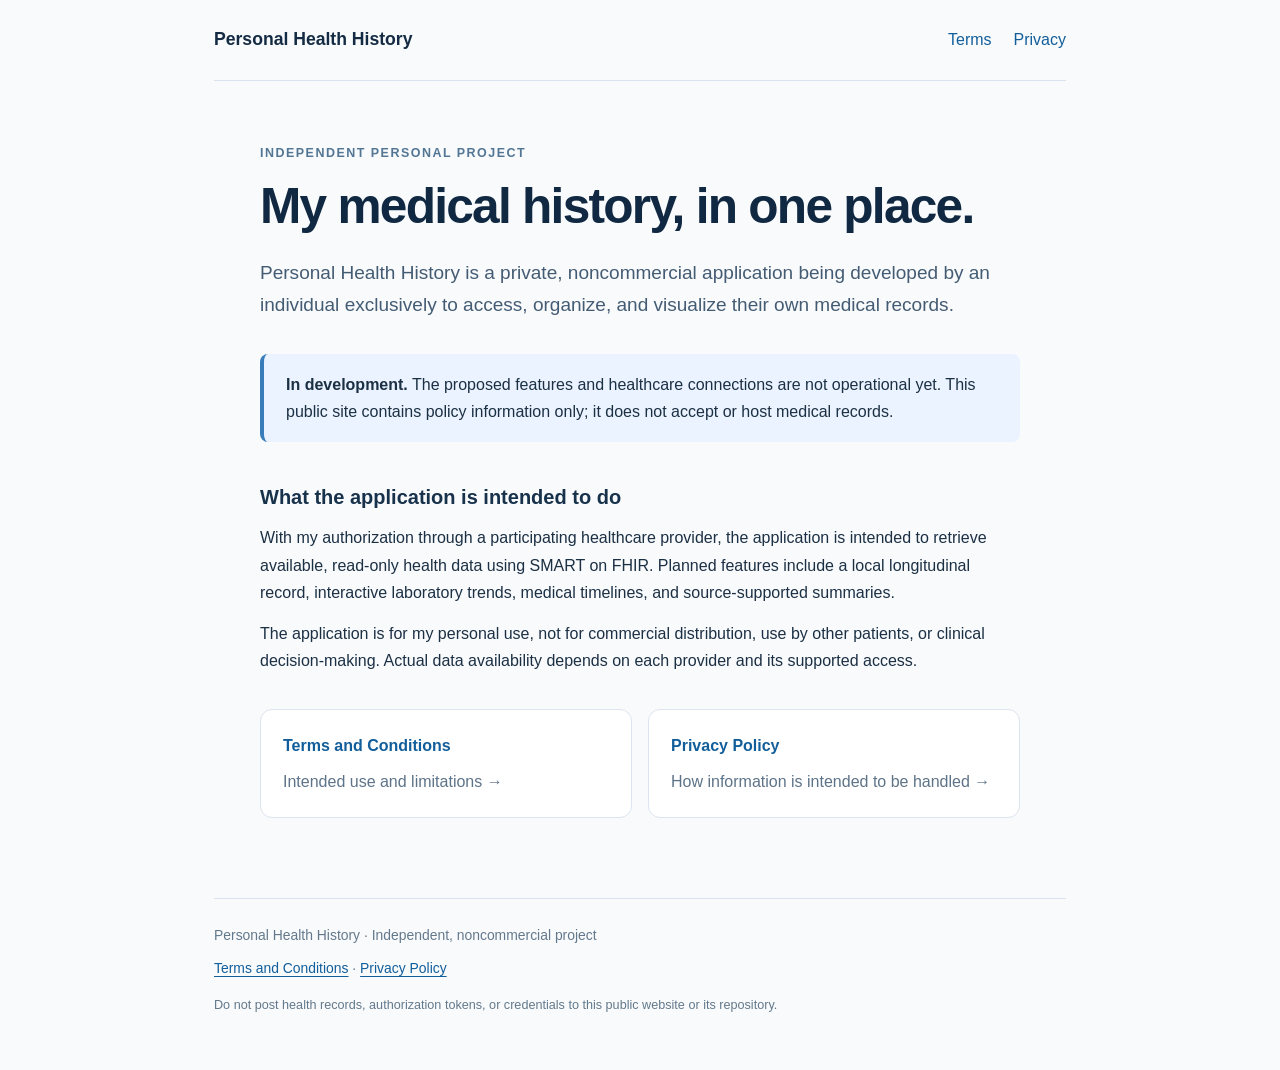
<file: index.html>
<!doctype html>
<html lang="en">
<head>
<meta charset="utf-8">
<meta name="viewport" content="width=device-width,initial-scale=1">
<meta name="description" content="Personal Health History: a private, noncommercial health records project in development.">
<title>Personal Health History</title>
<link rel="stylesheet" href="./style.css">
</head>
<body>
<div class="site">
<header class="nav"><a class="brand" href="./index.html">Personal Health History</a><nav aria-label="Site pages"><a href="./terms.html">Terms</a><a href="./privacy.html">Privacy</a></nav></header>
<main>
<p class="eyebrow">Independent personal project</p>
<h1>My medical history, in one place.</h1>
<p class="lead">Personal Health History is a private, noncommercial application being developed by an individual exclusively to access, organize, and visualize their own medical records.</p>
<div class="note"><strong>In development.</strong> The proposed features and healthcare connections are not operational yet. This public site contains policy information only; it does not accept or host medical records.</div>
<section><h2>What the application is intended to do</h2>
<p>With my authorization through a participating healthcare provider, the application is intended to retrieve available, read-only health data using SMART on FHIR. Planned features include a local longitudinal record, interactive laboratory trends, medical timelines, and source-supported summaries.</p>
<p>The application is for my personal use, not for commercial distribution, use by other patients, or clinical decision-making. Actual data availability depends on each provider and its supported access.</p></section>
<div class="cards"><a class="card" href="./terms.html"><strong>Terms and Conditions</strong><span>Intended use and limitations &rarr;</span></a><a class="card" href="./privacy.html"><strong>Privacy Policy</strong><span>How information is intended to be handled &rarr;</span></a></div>
</main>
<footer><span>Personal Health History · Independent, noncommercial project</span><p><a href="./terms.html">Terms and Conditions</a> · <a href="./privacy.html">Privacy Policy</a></p><p class="fine">Do not post health records, authorization tokens, or credentials to this public website or its repository.</p></footer>
</div>
</body>
</html>
</file>
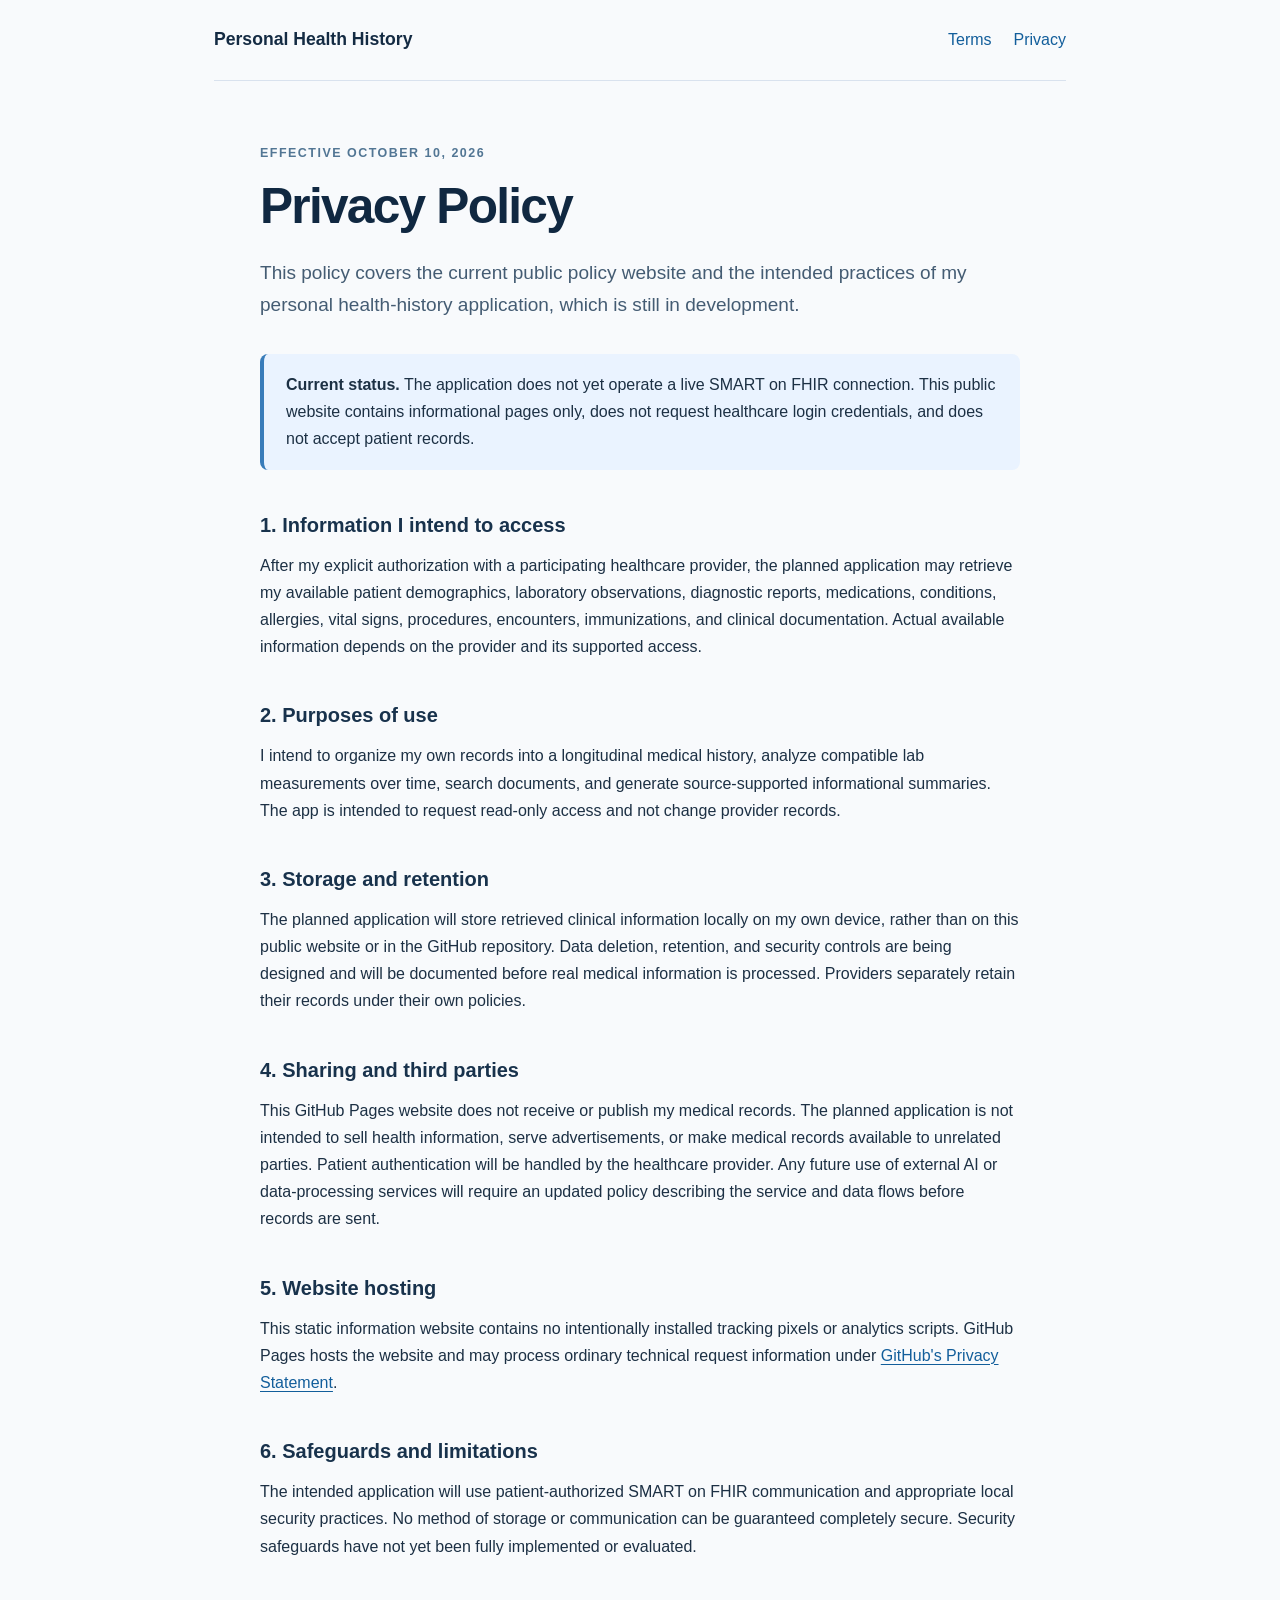
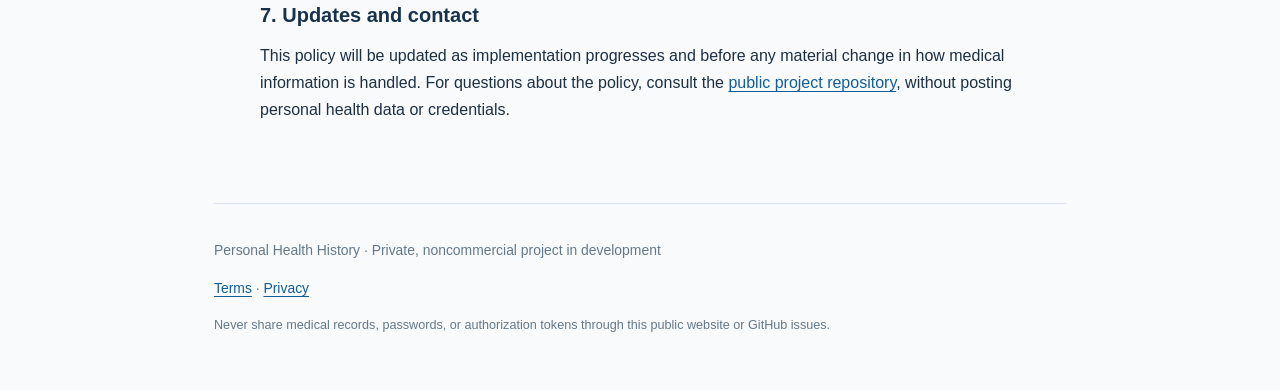
<file: privacy.html>
<!doctype html><html lang="en"><head><meta charset="utf-8"><meta name="viewport" content="width=device-width,initial-scale=1"><meta name="description" content="Privacy Policy for the Personal Health History personal-use project"><title>Privacy Policy | Personal Health History</title><link rel="stylesheet" href="./style.css"></head><body><div class="site"><header class="nav"><a class="brand" href="./index.html">Personal Health History</a><nav aria-label="Site pages"><a href="./terms.html">Terms</a><a href="./privacy.html">Privacy</a></nav></header><main><p class="eyebrow">Effective October 10, 2026</p><h1>Privacy Policy</h1><p class="lead">This policy covers the current public policy website and the intended practices of my personal health-history application, which is still in development.</p><div class="note"><strong>Current status.</strong> The application does not yet operate a live SMART on FHIR connection. This public website contains informational pages only, does not request healthcare login credentials, and does not accept patient records.</div><section><h2>1. Information I intend to access</h2><p>After my explicit authorization with a participating healthcare provider, the planned application may retrieve my available patient demographics, laboratory observations, diagnostic reports, medications, conditions, allergies, vital signs, procedures, encounters, immunizations, and clinical documentation. Actual available information depends on the provider and its supported access.</p></section><section><h2>2. Purposes of use</h2><p>I intend to organize my own records into a longitudinal medical history, analyze compatible lab measurements over time, search documents, and generate source-supported informational summaries. The app is intended to request read-only access and not change provider records.</p></section><section><h2>3. Storage and retention</h2><p>The planned application will store retrieved clinical information locally on my own device, rather than on this public website or in the GitHub repository. Data deletion, retention, and security controls are being designed and will be documented before real medical information is processed. Providers separately retain their records under their own policies.</p></section><section><h2>4. Sharing and third parties</h2><p>This GitHub Pages website does not receive or publish my medical records. The planned application is not intended to sell health information, serve advertisements, or make medical records available to unrelated parties. Patient authentication will be handled by the healthcare provider. Any future use of external AI or data-processing services will require an updated policy describing the service and data flows before records are sent.</p></section><section><h2>5. Website hosting</h2><p>This static information website contains no intentionally installed tracking pixels or analytics scripts. GitHub Pages hosts the website and may process ordinary technical request information under <a href="https://docs.github.com/en/site-policy/privacy-policies/github-general-privacy-statement">GitHub's Privacy Statement</a>.</p></section><section><h2>6. Safeguards and limitations</h2><p>The intended application will use patient-authorized SMART on FHIR communication and appropriate local security practices. No method of storage or communication can be guaranteed completely secure. Security safeguards have not yet been fully implemented or evaluated.</p></section><section><h2>7. Updates and contact</h2><p>This policy will be updated as implementation progresses and before any material change in how medical information is handled. For questions about the policy, consult the <a href="https://github.com/samparker5/personal-health-history-pages">public project repository</a>, without posting personal health data or credentials.</p></section></main><footer><p>Personal Health History · Private, noncommercial project in development</p><p><a href="./terms.html">Terms</a> · <a href="./privacy.html">Privacy</a></p><p class="fine">Never share medical records, passwords, or authorization tokens through this public website or GitHub issues.</p></footer></div></body></html>
</file>
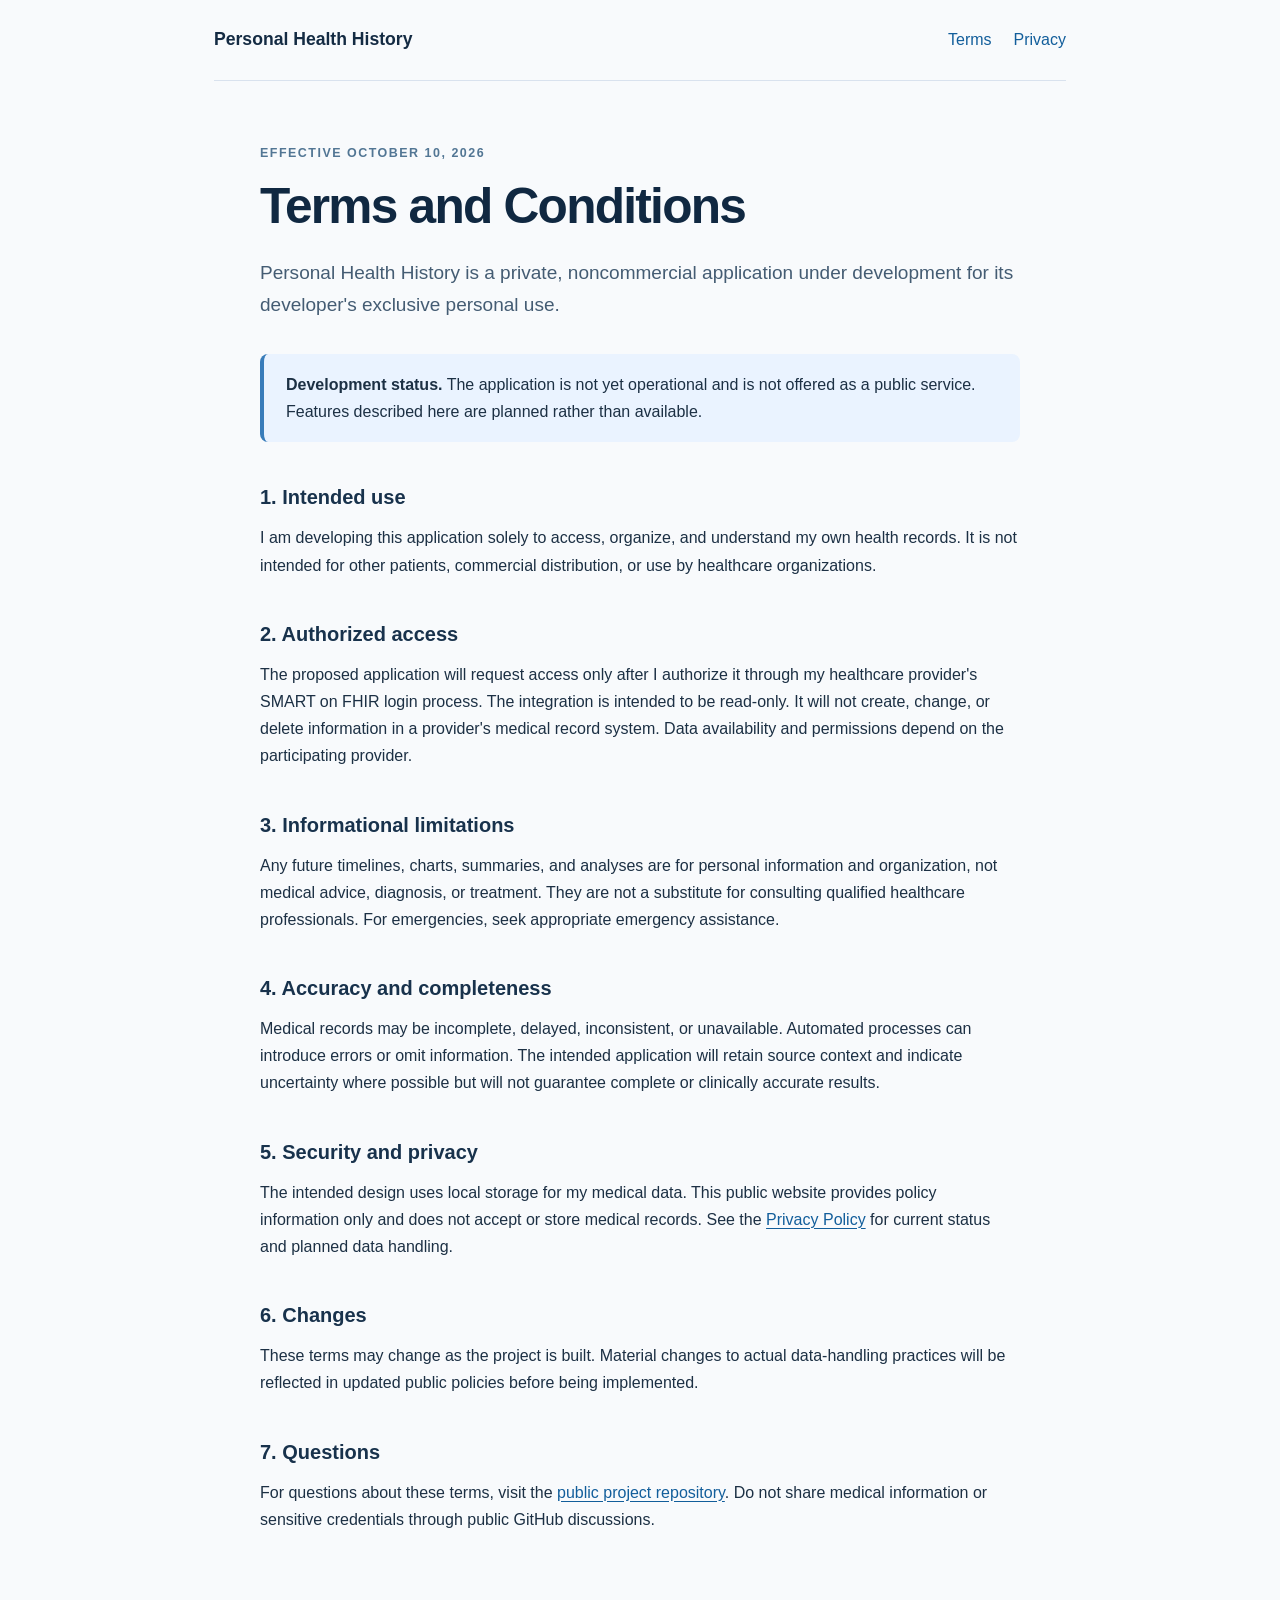
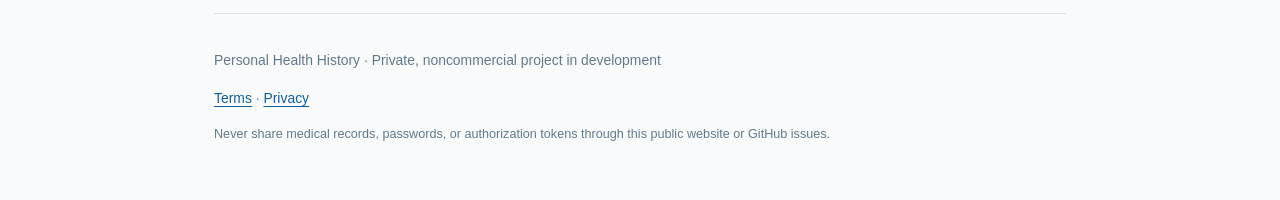
<file: terms.html>
<!doctype html><html lang="en"><head><meta charset="utf-8"><meta name="viewport" content="width=device-width,initial-scale=1"><meta name="description" content="Terms and Conditions for the Personal Health History personal-use project"><title>Terms and Conditions | Personal Health History</title><link rel="stylesheet" href="./style.css"></head><body><div class="site"><header class="nav"><a class="brand" href="./index.html">Personal Health History</a><nav aria-label="Site pages"><a href="./terms.html">Terms</a><a href="./privacy.html">Privacy</a></nav></header><main><p class="eyebrow">Effective October 10, 2026</p><h1>Terms and Conditions</h1><p class="lead">Personal Health History is a private, noncommercial application under development for its developer's exclusive personal use.</p><div class="note"><strong>Development status.</strong> The application is not yet operational and is not offered as a public service. Features described here are planned rather than available.</div><section><h2>1. Intended use</h2><p>I am developing this application solely to access, organize, and understand my own health records. It is not intended for other patients, commercial distribution, or use by healthcare organizations.</p></section><section><h2>2. Authorized access</h2><p>The proposed application will request access only after I authorize it through my healthcare provider's SMART on FHIR login process. The integration is intended to be read-only. It will not create, change, or delete information in a provider's medical record system. Data availability and permissions depend on the participating provider.</p></section><section><h2>3. Informational limitations</h2><p>Any future timelines, charts, summaries, and analyses are for personal information and organization, not medical advice, diagnosis, or treatment. They are not a substitute for consulting qualified healthcare professionals. For emergencies, seek appropriate emergency assistance.</p></section><section><h2>4. Accuracy and completeness</h2><p>Medical records may be incomplete, delayed, inconsistent, or unavailable. Automated processes can introduce errors or omit information. The intended application will retain source context and indicate uncertainty where possible but will not guarantee complete or clinically accurate results.</p></section><section><h2>5. Security and privacy</h2><p>The intended design uses local storage for my medical data. This public website provides policy information only and does not accept or store medical records. See the <a href="./privacy.html">Privacy Policy</a> for current status and planned data handling.</p></section><section><h2>6. Changes</h2><p>These terms may change as the project is built. Material changes to actual data-handling practices will be reflected in updated public policies before being implemented.</p></section><section><h2>7. Questions</h2><p>For questions about these terms, visit the <a href="https://github.com/samparker5/personal-health-history-pages">public project repository</a>. Do not share medical information or sensitive credentials through public GitHub discussions.</p></section></main><footer><p>Personal Health History · Private, noncommercial project in development</p><p><a href="./terms.html">Terms</a> · <a href="./privacy.html">Privacy</a></p><p class="fine">Never share medical records, passwords, or authorization tokens through this public website or GitHub issues.</p></footer></div></body></html>
</file>
<file: style.css>
:root{font-family:Inter,-apple-system,BlinkMacSystemFont,"Segoe UI",sans-serif;font-size:16px;line-height:1.7;color:#1c3044;background:#f8fafc}*{box-sizing:border-box}body{margin:0}.site{max-width:900px;margin:0 auto;padding:0 24px}.nav{display:flex;align-items:center;justify-content:space-between;gap:20px;padding:25px 0;border-bottom:1px solid #d9e2ee}.brand{font-size:1.1rem;font-weight:750;color:#142b43;text-decoration:none}.nav nav{display:flex;gap:22px}a{color:#125e9b;text-underline-offset:3px}.nav a{text-decoration:none}.nav a:hover{text-decoration:underline}main{max-width:760px;margin:62px auto 80px}.eyebrow{text-transform:uppercase;letter-spacing:.12em;font-size:.78rem;font-weight:750;color:#527694}h1{font-size:clamp(2rem,5vw,3.1rem);letter-spacing:-.035em;line-height:1.15;color:#102841;margin:12px 0 22px}.lead{font-size:1.19rem;color:#445c73;line-height:1.65}h2{font-size:1.25rem;color:#18324c;margin:0 0 10px}section{margin-top:38px}p{margin:10px 0 14px}.note{background:#eaf3ff;border-left:4px solid #387cba;border-radius:8px;padding:17px 22px;margin:34px 0}.cards{display:grid;grid-template-columns:repeat(2,minmax(0,1fr));gap:16px;margin:35px 0}.card{display:flex;flex-direction:column;gap:8px;background:white;border:1px solid #dbe4ef;border-radius:12px;padding:22px;text-decoration:none}.card span{color:#5d7388}.card:hover{border-color:#387cba}footer{border-top:1px solid #d9e2ee;padding:25px 0 40px;color:#63798b;font-size:.87rem}.fine{font-size:.79rem}@media(max-width:600px){.site{padding:0 17px}.cards{grid-template-columns:1fr}.nav nav{gap:14px}main{margin:44px auto 65px}}
</file>
